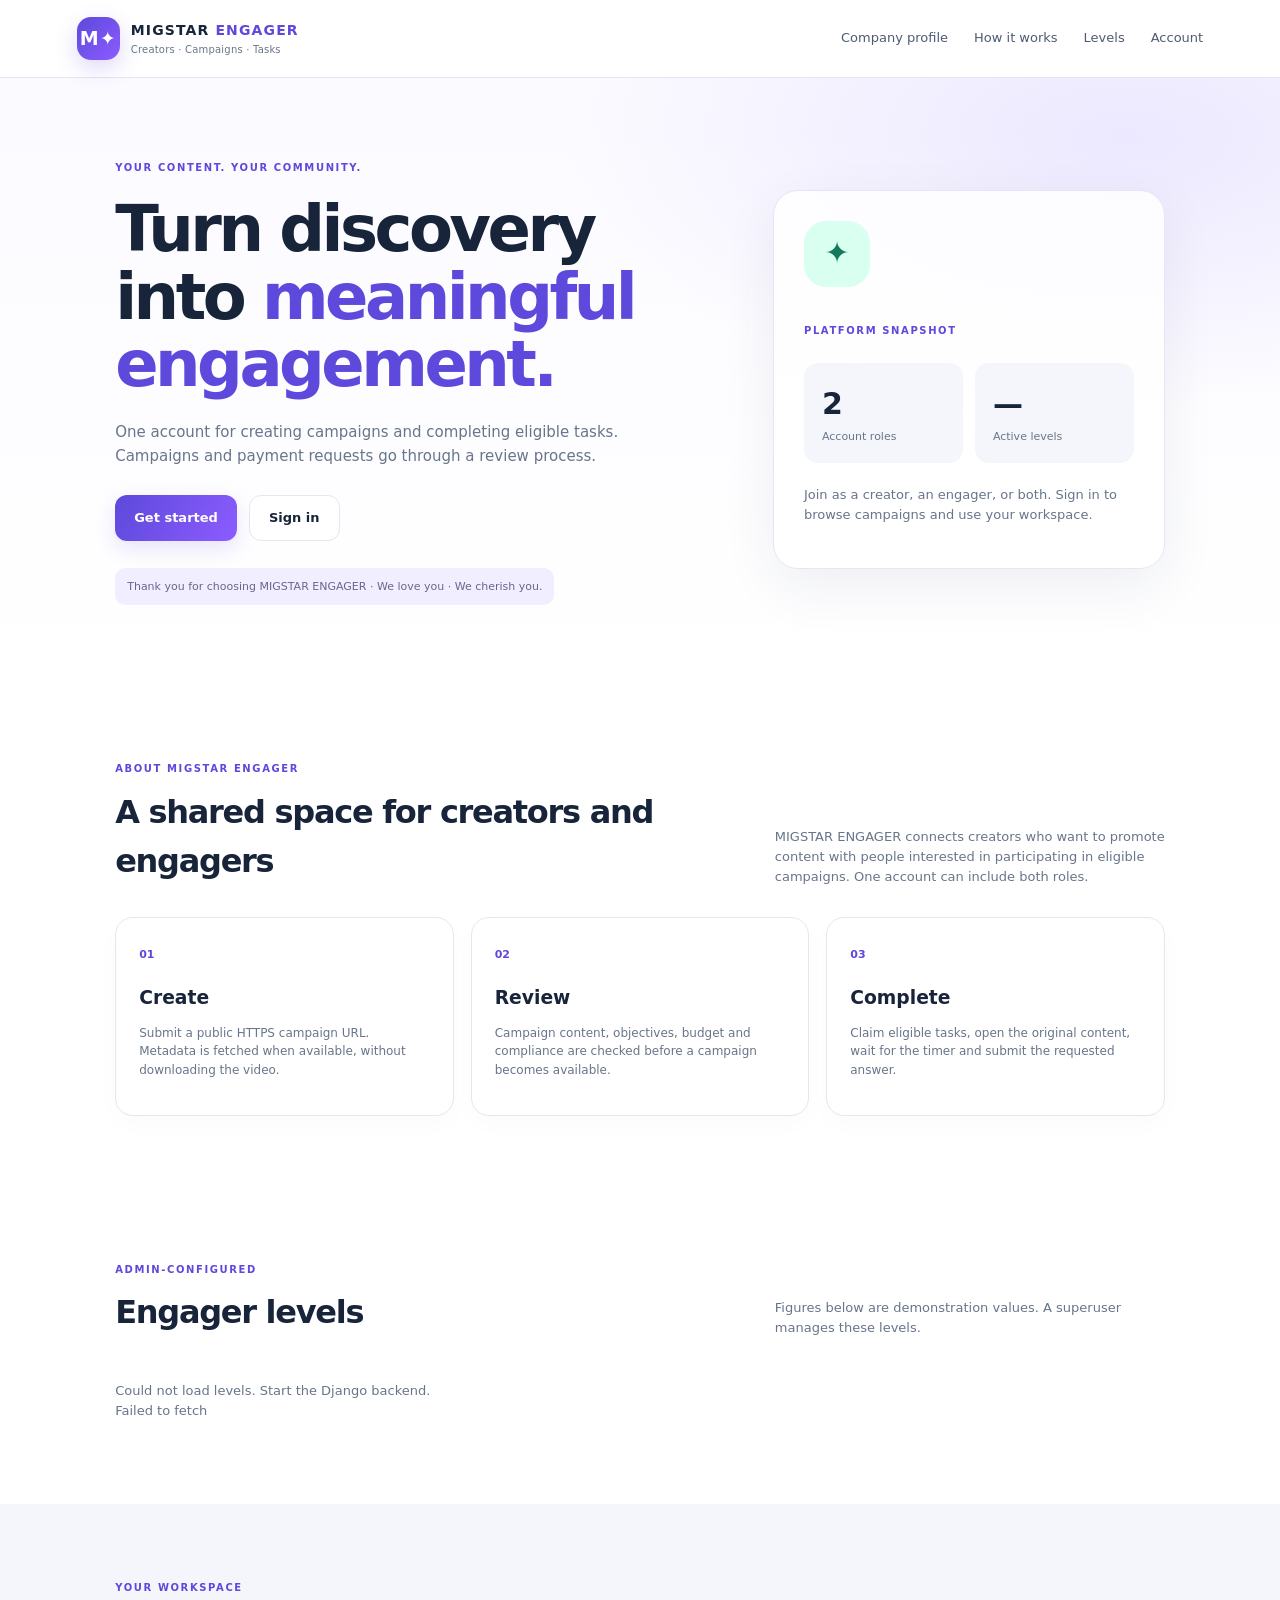
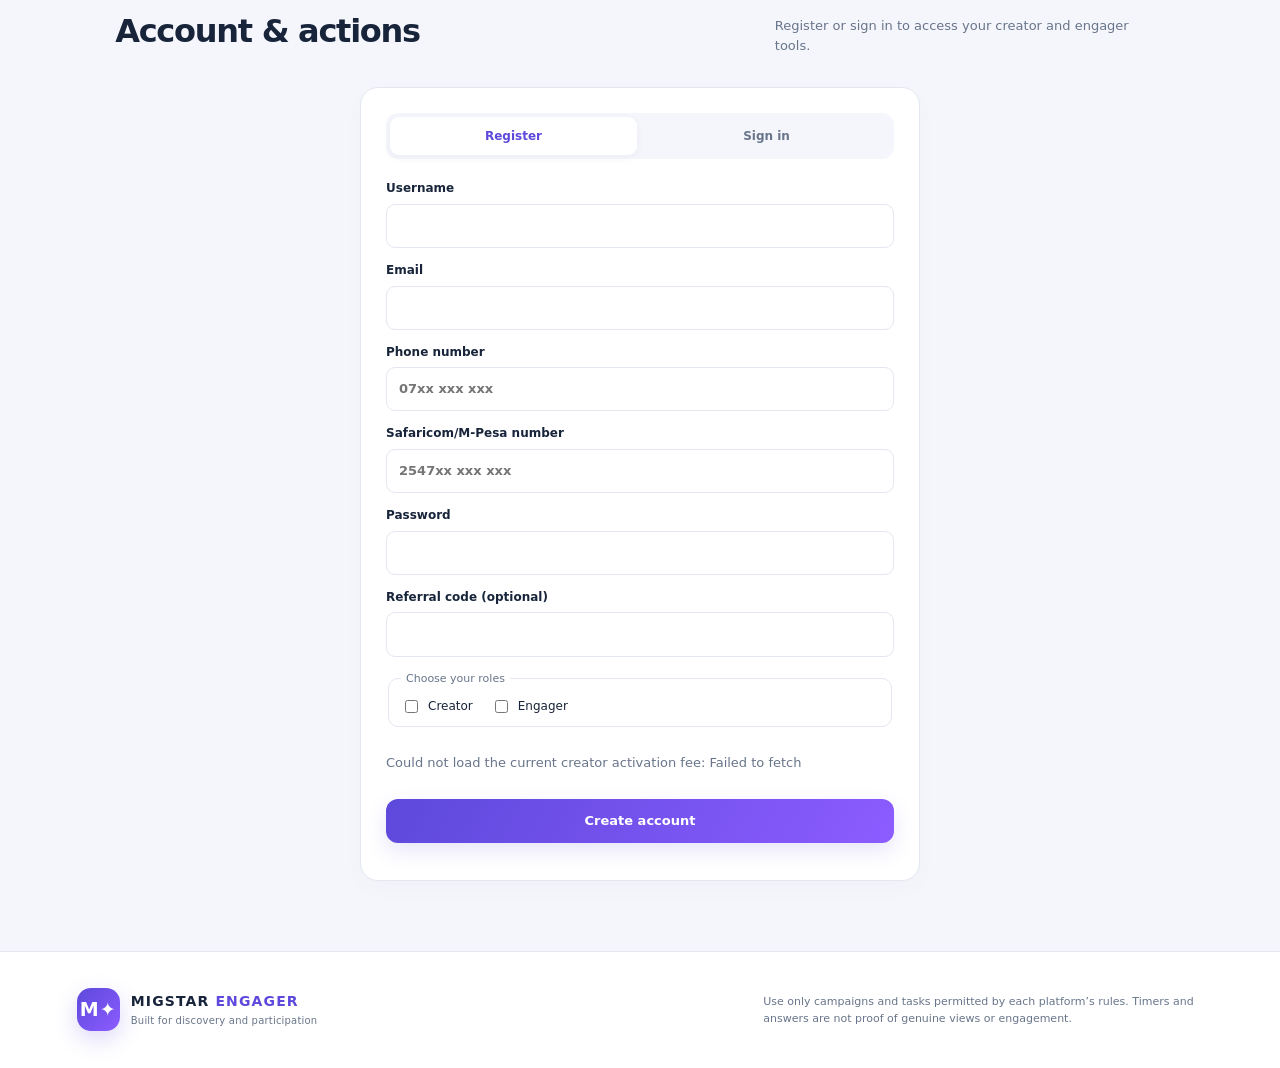
<file: index.html>
<!doctype html>
<html lang="en">
<head>
  <meta charset="utf-8">
  <meta name="viewport" content="width=device-width, initial-scale=1">
  <title>MIGSTAR ENGAGER</title>
  <link rel="icon" href="favicon.svg" type="image/svg+xml">
  <link rel="stylesheet" href="styles.css">
</head>
<body>
<header class="topbar">
  <a class="brand" href="#"><span class="brand-mark">M✦</span><span>MIGSTAR <b>ENGAGER</b><small>Creators · Campaigns · Tasks</small></span></a>
  <nav><a href="company-profile.html">Company profile</a><a href="#overview">How it works</a><a href="#levels">Levels</a><a href="#account">Account</a></nav>
</header>
<main>
  <section class="hero">
    <div class="hero-copy">
      <span class="eyebrow">YOUR CONTENT. YOUR COMMUNITY.</span>
      <h1>Turn discovery into <em>meaningful engagement.</em></h1>
      <p>One account for creating campaigns and completing eligible tasks. Campaigns and payment requests go through a review process.</p>
      <div class="hero-actions"><a class="button" id="getStartedCta" href="#account">Get started</a><a class="button secondary" id="signInCta" href="#account">Sign in</a></div>
      <div class="notice">Thank you for choosing MIGSTAR ENGAGER · We love you · We cherish you.</div>
    </div>
    <div class="hero-card"><div class="orb">✦</div><span class="eyebrow">PLATFORM SNAPSHOT</span><div class="stats"><div><strong>2</strong><span>Account roles</span></div><div><strong id="levelCount">—</strong><span>Active levels</span></div></div><p>Join as a creator, an engager, or both. Sign in to browse campaigns and use your workspace.</p></div>
  </section>
  <section id="overview" class="section">
    <div class="section-head"><div><span class="eyebrow">ABOUT MIGSTAR ENGAGER</span><h2>A shared space for creators and engagers</h2></div><p>MIGSTAR ENGAGER connects creators who want to promote content with people interested in participating in eligible campaigns. One account can include both roles.</p></div>
    <div class="feature-grid">
      <article class="feature"><span>01</span><h3>Create</h3><p>Submit a public HTTPS campaign URL. Metadata is fetched when available, without downloading the video.</p></article>
      <article class="feature"><span>02</span><h3>Review</h3><p>Campaign content, objectives, budget and compliance are checked before a campaign becomes available.</p></article>
      <article class="feature"><span>03</span><h3>Complete</h3><p>Claim eligible tasks, open the original content, wait for the timer and submit the requested answer.</p></article>
    </div>
  </section>
  <section id="levels" class="section">
    <div class="section-head"><div><span class="eyebrow">ADMIN-CONFIGURED</span><h2>Engager levels</h2></div><p>Figures below are demonstration values. A superuser manages these levels.</p></div>
    <div id="levelList" class="level-grid"><p class="muted">Loading levels…</p></div>
  </section>
  <section id="account" class="section tinted">
    <div class="section-head"><div><span class="eyebrow">YOUR WORKSPACE</span><h2>Account & actions</h2></div><p>Register or sign in to access your creator and engager tools.</p></div>
    <div class="account-grid auth-grid">
      <article class="panel">
        <div class="tabs"><button class="tab active" data-tab="register">Register</button><button class="tab" data-tab="login">Sign in</button></div>
        <form id="registerForm" class="form">
          <label>Username<input name="username" required minlength="3"></label>
          <label>Email<input name="email" type="email"></label>
          <label>Phone number<input name="phone" placeholder="07xx xxx xxx" required></label>
          <label>Safaricom/M-Pesa number<input name="mpesa_number" placeholder="2547xx xxx xxx" required></label>
          <label>Password<input name="password" type="password" required minlength="8"></label>
          <label>Referral code (optional)<input name="referral_code_input"></label>
          <fieldset><legend>Choose your roles</legend><label class="check"><input type="checkbox" name="roles" value="CREATOR"> Creator</label><label class="check"><input type="checkbox" name="roles" value="ENGAGER"> Engager</label></fieldset>
          <p id="activationFeeNote" class="muted">Creator activation fee: loading admin-configured fee and free campaign trials…</p>
          <button class="button" type="submit">Create account</button>
        </form>
        <form id="loginForm" class="form" hidden>
          <label>Username<input name="username" required></label><label>Password<input name="password" type="password" required></label>
          <button class="button" type="submit">Sign in</button>
          <p class="muted register-first-note">Not registered yet? Create an account before signing in.</p>
          <button class="outline" id="registerFirstBtn" type="button">Register first</button>
        </form>
        <p id="authMessage" class="message" role="status"></p>
      </article>
    </div>
  </section>
</main>
<footer><div class="brand"><span class="brand-mark">M✦</span><span>MIGSTAR <b>ENGAGER</b><small>Built for discovery and participation</small></span></div><p>Use only campaigns and tasks permitted by each platform’s rules. Timers and answers are not proof of genuine views or engagement.</p></footer>
<script src="app.js"></script>
</body>
</html>
</file>
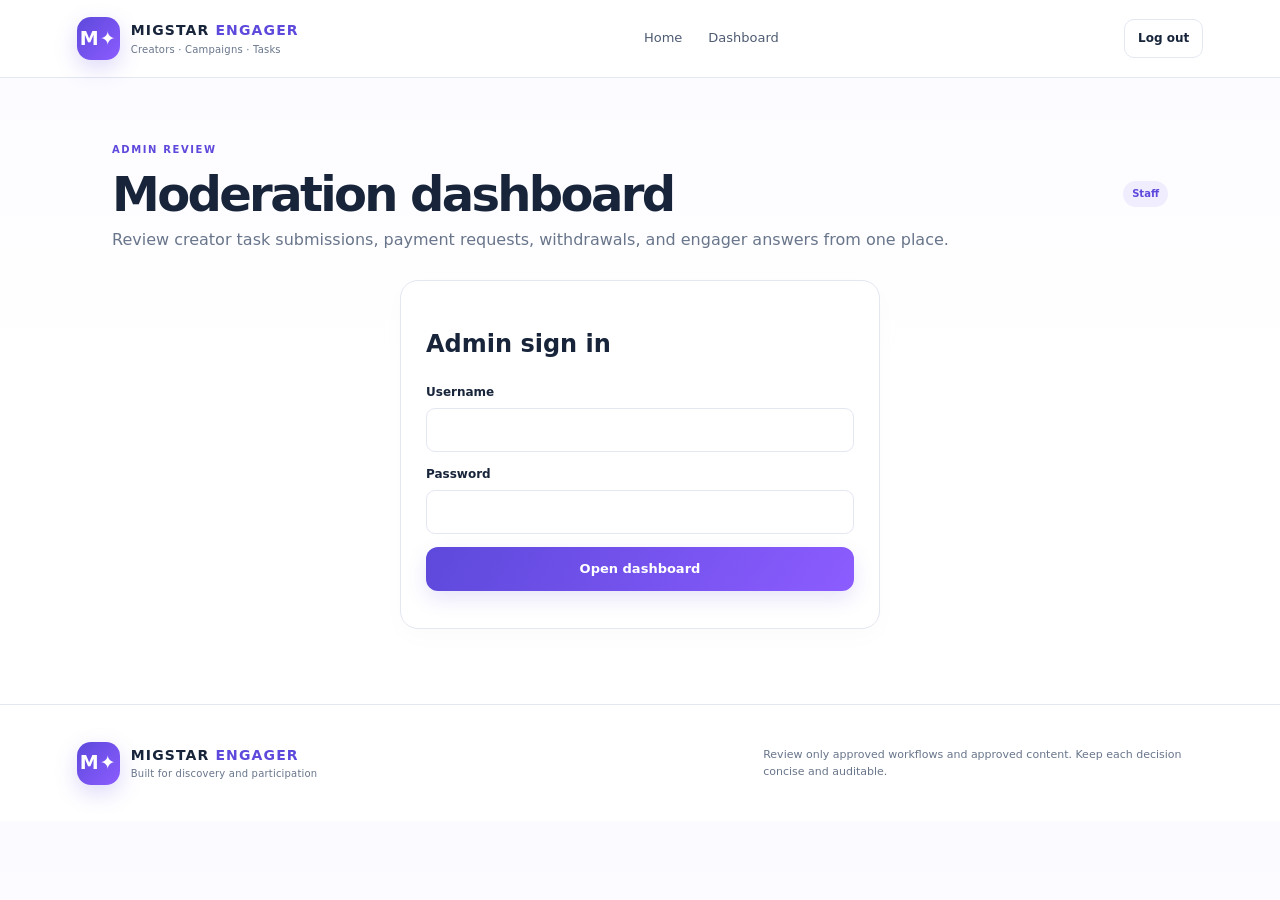
<file: admin-dashboard.html>
<!doctype html>
<html lang="en">
<head>
  <meta charset="utf-8">
  <meta name="viewport" content="width=device-width, initial-scale=1">
  <title>Admin review · MIGSTAR ENGAGER</title>
  <link rel="icon" href="favicon.svg" type="image/svg+xml">
  <link rel="stylesheet" href="styles.css">
</head>
<body class="dashboard-page admin-review-page">
<header class="topbar">
  <a class="brand" href="index.html"><span class="brand-mark">M✦</span><span>MIGSTAR <b>ENGAGER</b><small>Creators · Campaigns · Tasks</small></span></a>
  <nav>
    <a href="index.html">Home</a>
    <a href="dashboard.html">Dashboard</a>
  </nav>
  <button class="outline" id="logoutBtn">Log out</button>
</header>
<main class="dashboard-main">
  <section class="dashboard-welcome">
    <div>
      <span class="eyebrow">ADMIN REVIEW</span>
      <h1>Moderation dashboard</h1>
      <p>Review creator task submissions, payment requests, withdrawals, and engager answers from one place.</p>
    </div>
    <span class="badge">Staff</span>
  </section>

  <section id="adminAuth" class="panel">
    <h2>Admin sign in</h2>
    <form id="adminLoginForm" class="form">
      <label>Username<input name="username" required></label>
      <label>Password<input name="password" type="password" required></label>
      <button class="button" type="submit">Open dashboard</button>
    </form>
    <p id="adminMessage" class="message" role="status"></p>
  </section>

  <section id="adminDashboard" hidden>
    <p id="adminStatus" class="message admin-status" role="status" aria-live="polite"></p>
    <div class="dashboard-summary">
      <article class="panel summary-card">
        <span class="eyebrow">CAMPAIGNS</span>
        <strong id="campaignCount">0</strong>
        <p>Pending review</p>
      </article>
      <article class="panel summary-card">
        <span class="eyebrow">PAYMENTS</span>
        <strong id="paymentCount">0</strong>
        <p>Pending review</p>
      </article>
      <article class="panel summary-card">
        <span class="eyebrow">WITHDRAWALS</span>
        <strong id="withdrawalCount">0</strong>
        <p>Waiting on review</p>
      </article>
      <article class="panel summary-card">
        <span class="eyebrow">TASK ANSWERS</span>
        <strong id="taskCount">0</strong>
        <p>Submitted for review</p>
      </article>
    </div>

    <div class="dashboard-content">
      <article class="panel">
        <div class="section-head">
          <div><span class="eyebrow">CAMPAIGNS</span><h2>Review queue</h2></div>
          <button class="outline" id="refreshCampaigns" data-refresh-queue="campaigns" type="button">Refresh</button>
        </div>
        <div id="campaignReviewList"></div>
      </article>

      <article class="panel">
        <div class="section-head">
          <div><span class="eyebrow">PAYMENTS</span><h2>Requests</h2></div>
          <button class="outline" id="refreshPayments" data-refresh-queue="payments" type="button">Refresh</button>
        </div>
        <div id="paymentReviewList"></div>
      </article>
    </div>

    <section class="panel">
      <div class="section-head">
        <div><span class="eyebrow">CAMPAIGN INVENTORY</span><h2>Approved campaigns</h2><p>Review active campaigns and remove any campaign with a notice to its creator.</p></div>
        <button class="outline" id="refreshManagedCampaigns" type="button">Refresh</button>
      </div>
      <div id="managedCampaignList"></div>
    </section>

    <section class="panel admin-configuration" aria-label="Admin configuration">
      <div class="section-head">
        <div><span class="eyebrow">CAMPAIGN PRICING</span><h2>Budget packages</h2></div>
      </div>
      <form id="budgetForm" class="form admin-config-form">
        <label>Platform<select name="platform" required><option value="YOUTUBE">YouTube</option><option value="FACEBOOK">Facebook</option><option value="INSTAGRAM">Instagram</option><option value="TIKTOK">TikTok</option></select></label>
        <label>Objective<select name="objective" required><option value="FOLLOWERS">Followers</option><option value="VIEWERS">Views</option><option value="LIKES">Likes</option><option value="COMMENTS">Comments</option><option value="SUBSCRIBERS">Subscribers</option><option value="WEBSITE_VISITS">Website visits</option><option value="SURVEY">Survey/feedback</option><option value="QUIZ">Educational quiz</option><option value="REFERRALS">Legitimate referrals</option></select></label>
        <label>Quantity<input name="quantity" type="number" min="1" value="50" required></label>
        <label>Price (KSh)<input name="amount" type="number" min="0.01" step="0.01" required></label>
        <label>Subscription validity (days)<input name="validity_days" type="number" min="1" value="30" required></label>
        <button class="button" type="submit">Create package</button>
      </form>
      <p id="budgetMessage" class="message" role="status"></p>
      <div id="budgetList" class="admin-config-list"></div>
    </section>

    <section class="panel admin-configuration">
      <div class="section-head">
        <div><span class="eyebrow">ENGAGER QUESTIONS</span><h2>Platform question pool</h2></div>
      </div>
      <form id="questionForm" class="form admin-config-form">
        <label>Platform<select name="platform" required><option value="YOUTUBE">YouTube</option><option value="FACEBOOK">Facebook</option><option value="INSTAGRAM">Instagram</option><option value="TIKTOK">TikTok</option></select></label>
        <label>Question<input name="question" maxlength="500" required placeholder="What key point was made in the video?"></label>
        <button class="button" type="submit">Add question</button>
      </form>
      <p id="questionMessage" class="message" role="status"></p>
      <div id="questionList" class="admin-config-list"></div>
    </section>

    <section id="superuserConfiguration" class="panel admin-configuration" hidden>
      <div class="section-head">
        <div><span class="eyebrow">SUPERUSER ONLY</span><h2>Platform fees, withdrawal & engager levels</h2></div>
      </div>
      <form id="settingsForm" class="form admin-config-form">
        <label>Creator activation fee (KSh)<input name="creator_activation_fee" type="number" min="0" step="0.01" required></label>
        <label>Free campaign trials per creator<input name="free_campaign_slots" type="number" min="0" step="1" required></label>
        <label>Minimum withdrawal request (KSh)<input name="withdrawal_threshold" type="number" min="0.01" step="0.01" required></label>
        <label>Default payment instructions<textarea name="payment_instructions" rows="3"></textarea></label>
        <button class="button" type="submit">Save platform settings</button>
      </form>
      <p id="settingsMessage" class="message" role="status"></p>
      <h3>Engager levels</h3>
      <form id="levelForm" class="form admin-config-form">
        <label>Name<input name="name" maxlength="40" required></label>
        <label>Fee (KSh)<input name="fee" type="number" min="0.01" step="0.01" required></label>
        <label>Daily sample earning<input name="sample_daily_earning" type="number" min="0" step="0.01" value="0"></label>
        <label>30-day sample earning<input name="sample_30_day_earning" type="number" min="0" step="0.01" value="0"></label>
        <label>60-day sample earning<input name="sample_60_day_earning" type="number" min="0" step="0.01" value="0"></label>
        <label>Description<textarea name="description" rows="2"></textarea></label>
        <button class="button" type="submit">Create level</button>
      </form>
      <p id="levelMessage" class="message" role="status"></p>
      <div id="adminLevelList" class="admin-config-list"></div>
    </section>

    <div class="dashboard-content">
      <article class="panel">
        <div class="section-head">
          <div><span class="eyebrow">WITHDRAWALS</span><h2>Payout review</h2></div>
          <button class="outline" id="refreshWithdrawals" data-refresh-queue="withdrawals" type="button">Refresh</button>
        </div>
        <div id="withdrawalReviewList"></div>
      </article>

      <article class="panel">
        <div class="section-head">
          <div><span class="eyebrow">TASK ANSWERS</span><h2>Evaluation queue</h2></div>
          <button class="outline" id="refreshTasks" data-refresh-queue="task-answers" type="button">Refresh</button>
        </div>
        <div id="taskReviewList"></div>
      </article>
    </div>
  </section>
</main>
<footer><div class="brand"><span class="brand-mark">M✦</span><span>MIGSTAR <b>ENGAGER</b><small>Built for discovery and participation</small></span></div><p>Review only approved workflows and approved content. Keep each decision concise and auditable.</p></footer>
<script src="admin-dashboard.js"></script>
</body>
</html>
</file>
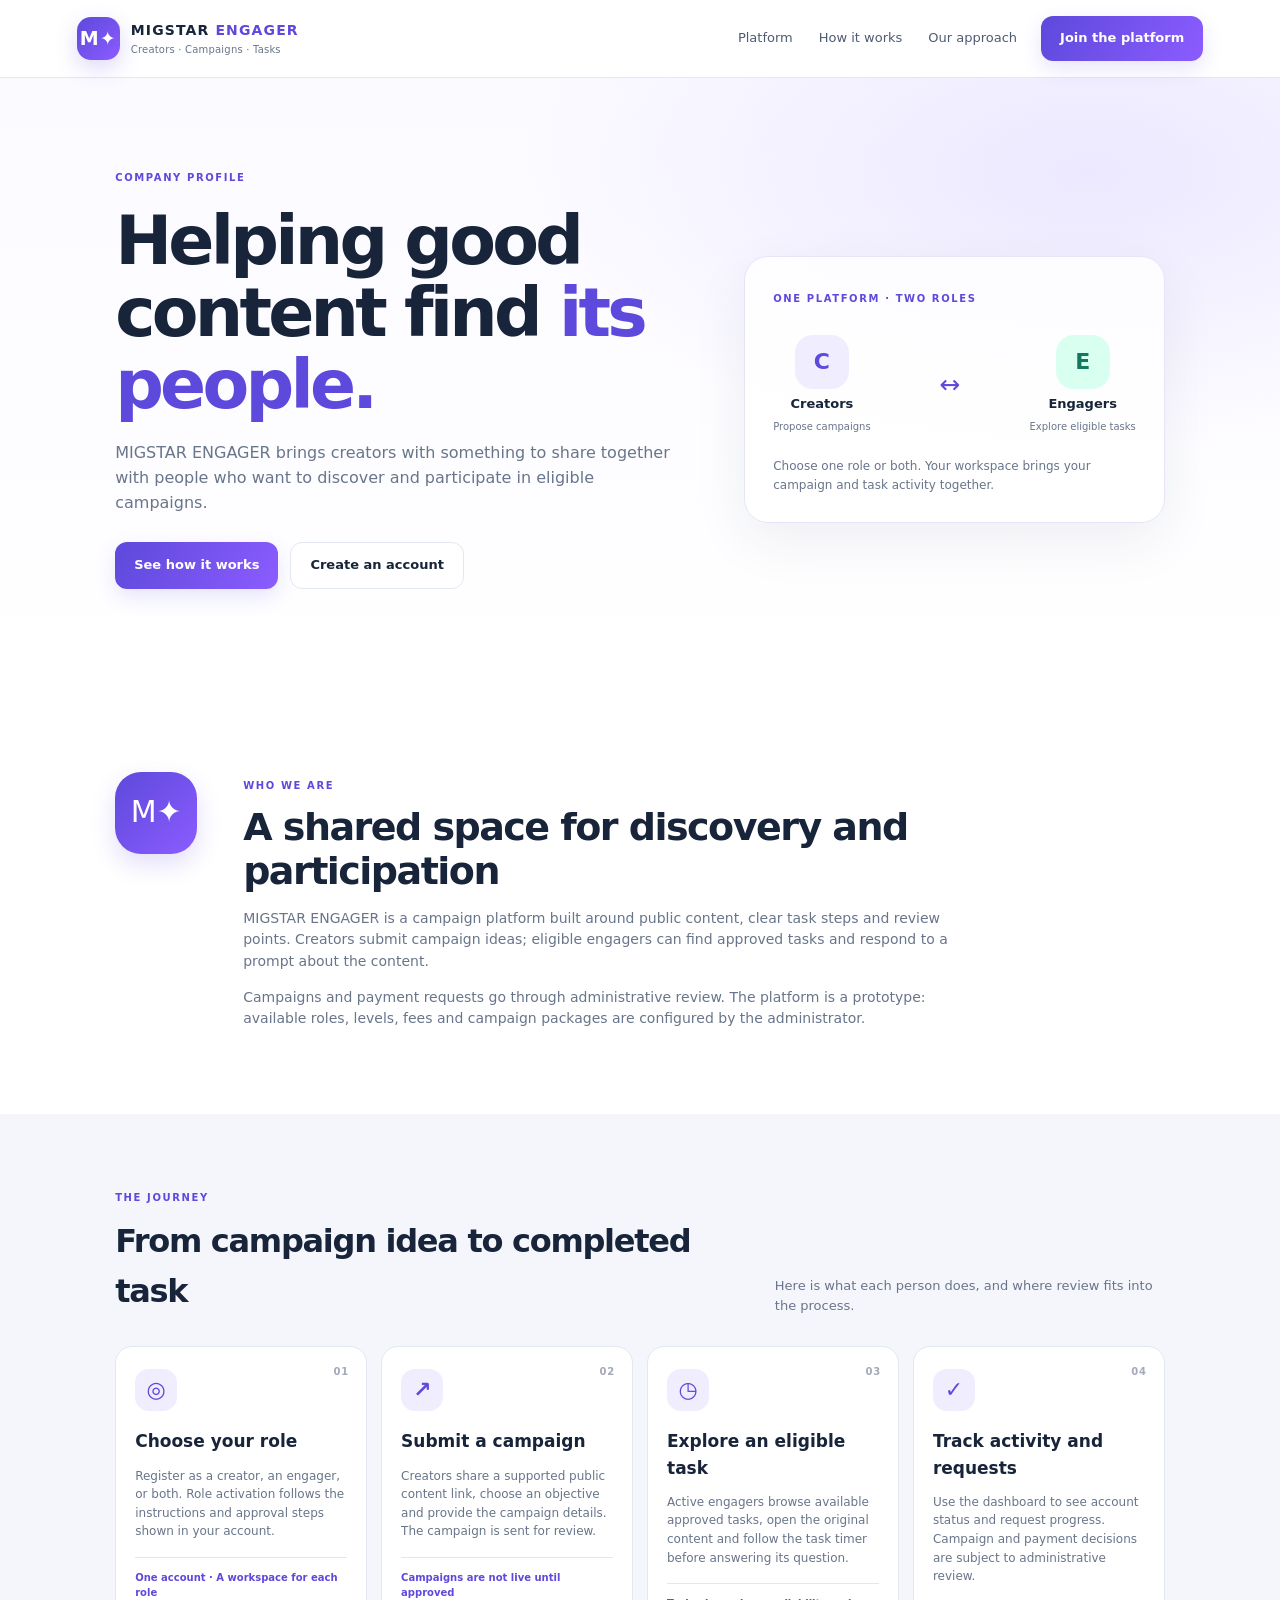
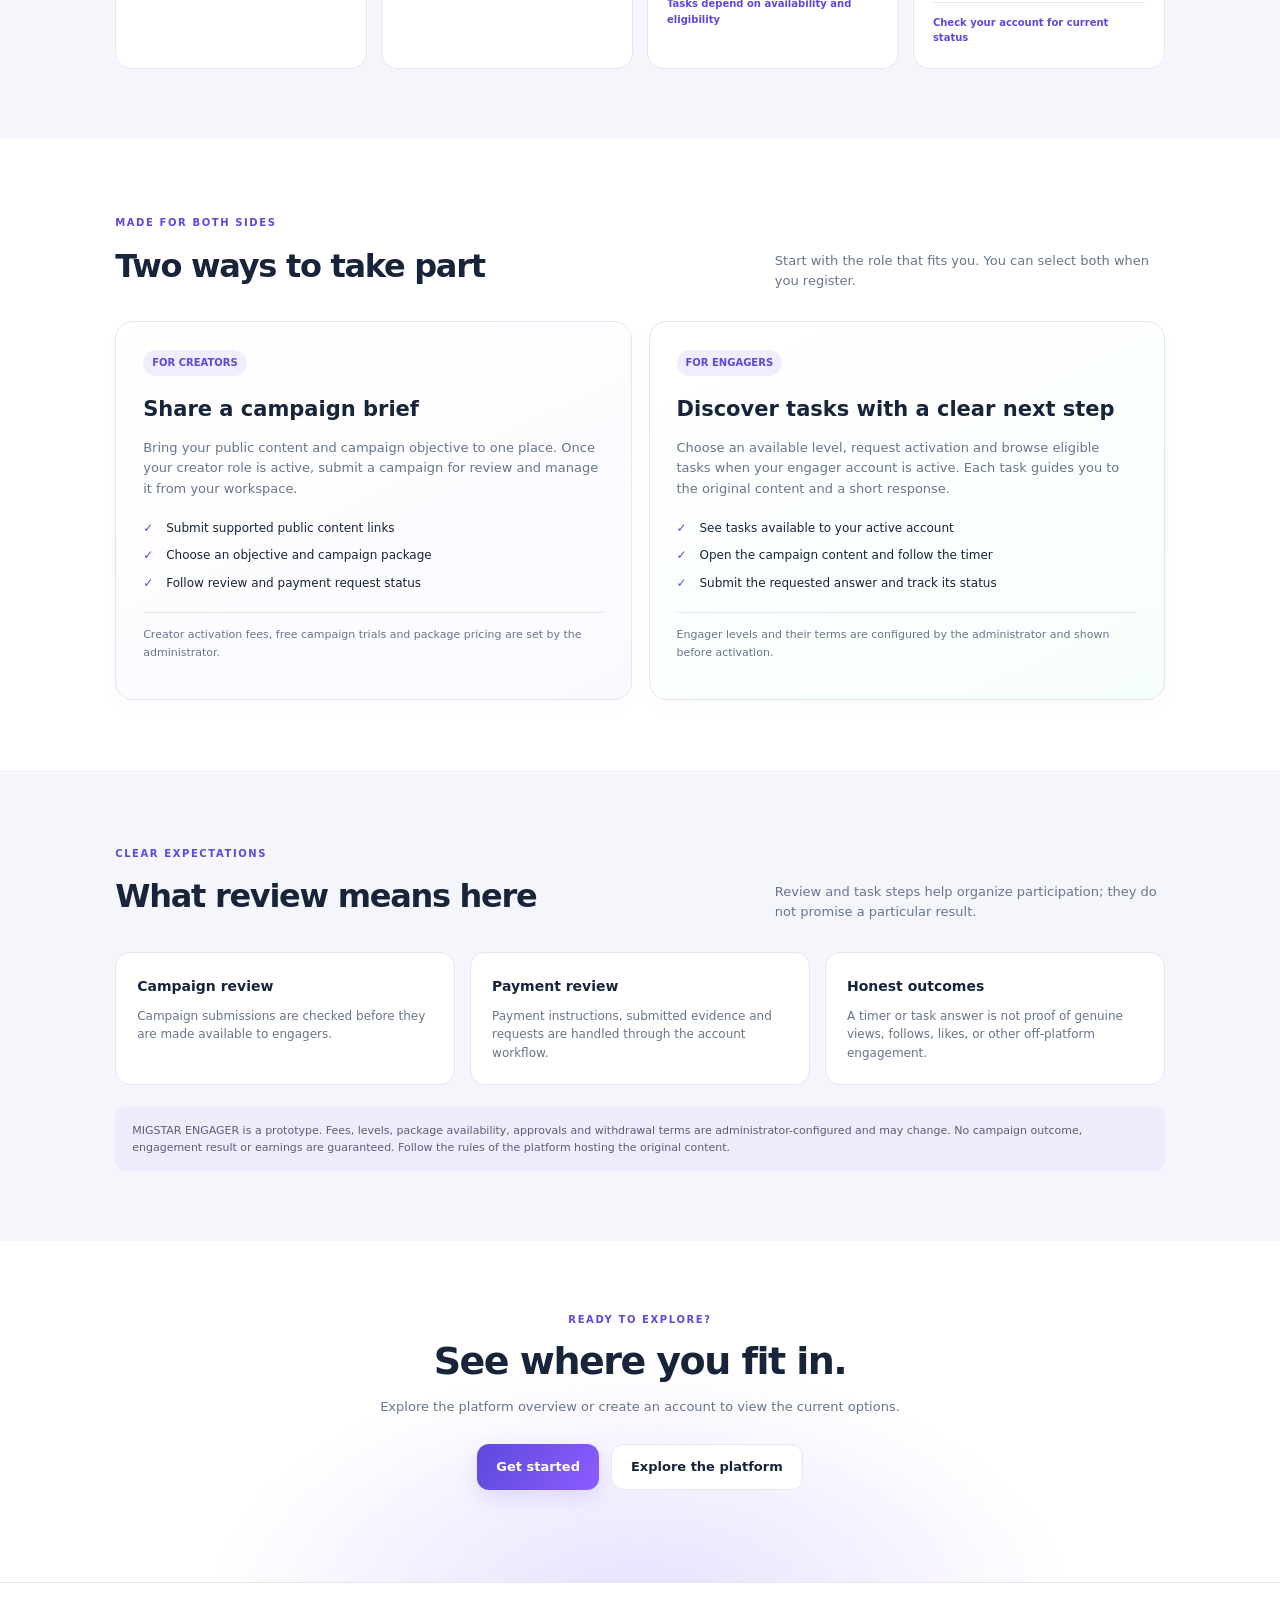
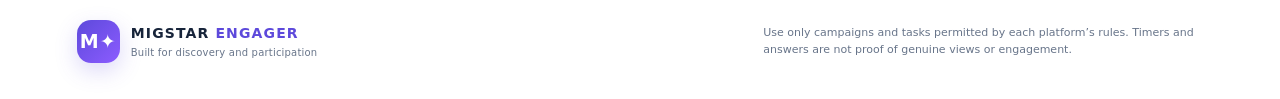
<file: company-profile.html>
<!doctype html>
<html lang="en">
<head>
  <meta charset="utf-8">
  <meta name="viewport" content="width=device-width, initial-scale=1">
  <meta name="description" content="Meet MIGSTAR ENGAGER and see how creators and engagers take part in reviewed, task-based campaigns.">
  <title>Company profile · MIGSTAR ENGAGER</title>
  <link rel="icon" href="favicon.svg" type="image/svg+xml">
  <link rel="stylesheet" href="styles.css">
</head>
<body class="company-profile-page">
<header class="topbar">
  <a class="brand" href="index.html"><span class="brand-mark">M✦</span><span>MIGSTAR <b>ENGAGER</b><small>Creators · Campaigns · Tasks</small></span></a>
  <nav><a href="index.html#overview">Platform</a><a href="#how-it-works">How it works</a><a href="#principles">Our approach</a></nav>
  <a class="button profile-header-cta" href="index.html#account">Join the platform</a>
</header>
<main>
  <section class="profile-hero">
    <div class="profile-hero-copy">
      <span class="eyebrow">COMPANY PROFILE</span>
      <h1>Helping good content find <em>its people.</em></h1>
      <p>MIGSTAR ENGAGER brings creators with something to share together with people who want to discover and participate in eligible campaigns.</p>
      <div class="hero-actions">
        <a class="button" href="#how-it-works">See how it works</a>
        <a class="button secondary" href="index.html#account">Create an account</a>
      </div>
    </div>
    <aside class="profile-hero-card" aria-label="How the platform connects people">
      <span class="eyebrow">ONE PLATFORM · TWO ROLES</span>
      <div class="profile-connection">
        <div><span class="profile-icon">C</span><strong>Creators</strong><small>Propose campaigns</small></div>
        <span class="connection-line" aria-hidden="true">↔</span>
        <div><span class="profile-icon engager-icon">E</span><strong>Engagers</strong><small>Explore eligible tasks</small></div>
      </div>
      <p>Choose one role or both. Your workspace brings your campaign and task activity together.</p>
    </aside>
  </section>

  <section class="profile-intro section">
    <div class="profile-intro-mark" aria-hidden="true">M✦</div>
    <div>
      <span class="eyebrow">WHO WE ARE</span>
      <h2>A shared space for discovery and participation</h2>
      <p>MIGSTAR ENGAGER is a campaign platform built around public content, clear task steps and review points. Creators submit campaign ideas; eligible engagers can find approved tasks and respond to a prompt about the content.</p>
      <p>Campaigns and payment requests go through administrative review. The platform is a prototype: available roles, levels, fees and campaign packages are configured by the administrator.</p>
    </div>
  </section>

  <section id="how-it-works" class="section profile-process-section">
    <div class="section-head">
      <div><span class="eyebrow">THE JOURNEY</span><h2>From campaign idea to completed task</h2></div>
      <p>Here is what each person does, and where review fits into the process.</p>
    </div>
    <div class="profile-process">
      <article class="profile-step">
        <span class="step-number">01</span>
        <span class="step-icon" aria-hidden="true">◎</span>
        <h3>Choose your role</h3>
        <p>Register as a creator, an engager, or both. Role activation follows the instructions and approval steps shown in your account.</p>
        <span class="step-note">One account · A workspace for each role</span>
      </article>
      <article class="profile-step">
        <span class="step-number">02</span>
        <span class="step-icon" aria-hidden="true">↗</span>
        <h3>Submit a campaign</h3>
        <p>Creators share a supported public content link, choose an objective and provide the campaign details. The campaign is sent for review.</p>
        <span class="step-note">Campaigns are not live until approved</span>
      </article>
      <article class="profile-step">
        <span class="step-number">03</span>
        <span class="step-icon" aria-hidden="true">◷</span>
        <h3>Explore an eligible task</h3>
        <p>Active engagers browse available approved tasks, open the original content and follow the task timer before answering its question.</p>
        <span class="step-note">Tasks depend on availability and eligibility</span>
      </article>
      <article class="profile-step">
        <span class="step-number">04</span>
        <span class="step-icon" aria-hidden="true">✓</span>
        <h3>Track activity and requests</h3>
        <p>Use the dashboard to see account status and request progress. Campaign and payment decisions are subject to administrative review.</p>
        <span class="step-note">Check your account for current status</span>
      </article>
    </div>
  </section>

  <section class="section profile-roles-section">
    <div class="section-head">
      <div><span class="eyebrow">MADE FOR BOTH SIDES</span><h2>Two ways to take part</h2></div>
      <p>Start with the role that fits you. You can select both when you register.</p>
    </div>
    <div class="profile-role-grid">
      <article class="profile-role-card creator-role">
        <span class="pill">FOR CREATORS</span>
        <h3>Share a campaign brief</h3>
        <p>Bring your public content and campaign objective to one place. Once your creator role is active, submit a campaign for review and manage it from your workspace.</p>
        <ul><li>Submit supported public content links</li><li>Choose an objective and campaign package</li><li>Follow review and payment request status</li></ul>
        <p class="role-footnote">Creator activation fees, free campaign trials and package pricing are set by the administrator.</p>
      </article>
      <article class="profile-role-card engager-role">
        <span class="pill">FOR ENGAGERS</span>
        <h3>Discover tasks with a clear next step</h3>
        <p>Choose an available level, request activation and browse eligible tasks when your engager account is active. Each task guides you to the original content and a short response.</p>
        <ul><li>See tasks available to your active account</li><li>Open the campaign content and follow the timer</li><li>Submit the requested answer and track its status</li></ul>
        <p class="role-footnote">Engager levels and their terms are configured by the administrator and shown before activation.</p>
      </article>
    </div>
  </section>

  <section id="principles" class="section profile-trust-section">
    <div class="section-head">
      <div><span class="eyebrow">CLEAR EXPECTATIONS</span><h2>What review means here</h2></div>
      <p>Review and task steps help organize participation; they do not promise a particular result.</p>
    </div>
    <div class="profile-principles">
      <article><strong>Campaign review</strong><p>Campaign submissions are checked before they are made available to engagers.</p></article>
      <article><strong>Payment review</strong><p>Payment instructions, submitted evidence and requests are handled through the account workflow.</p></article>
      <article><strong>Honest outcomes</strong><p>A timer or task answer is not proof of genuine views, follows, likes, or other off-platform engagement.</p></article>
    </div>
    <p class="profile-disclaimer">MIGSTAR ENGAGER is a prototype. Fees, levels, package availability, approvals and withdrawal terms are administrator-configured and may change. No campaign outcome, engagement result or earnings are guaranteed. Follow the rules of the platform hosting the original content.</p>
  </section>

  <section class="profile-cta">
    <span class="eyebrow">READY TO EXPLORE?</span>
    <h2>See where you fit in.</h2>
    <p>Explore the platform overview or create an account to view the current options.</p>
    <div class="hero-actions"><a class="button" href="index.html#account">Get started</a><a class="button secondary" href="index.html#overview">Explore the platform</a></div>
  </section>
</main>
<footer>
  <a class="brand" href="index.html"><span class="brand-mark">M✦</span><span>MIGSTAR <b>ENGAGER</b><small>Built for discovery and participation</small></span></a>
  <p>Use only campaigns and tasks permitted by each platform’s rules. Timers and answers are not proof of genuine views or engagement.</p>
</footer>
</body>
</html>
</file>
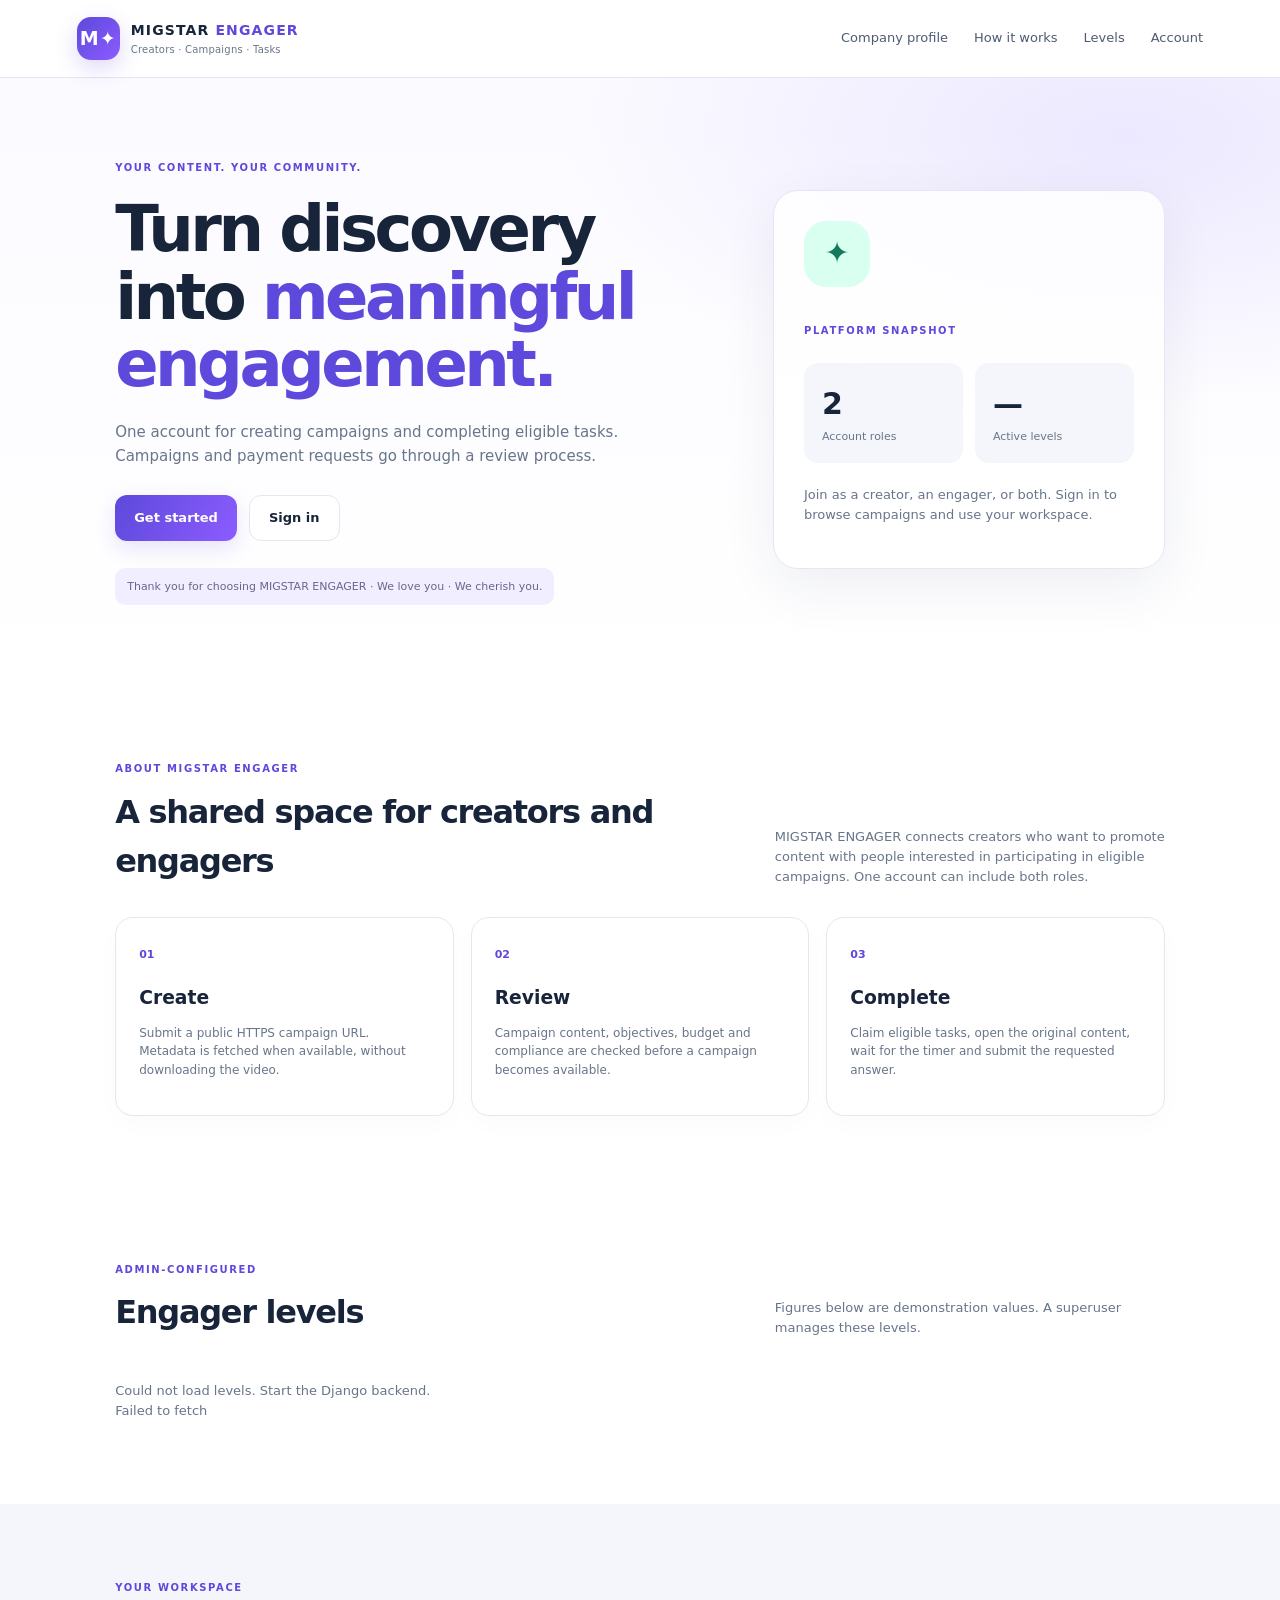
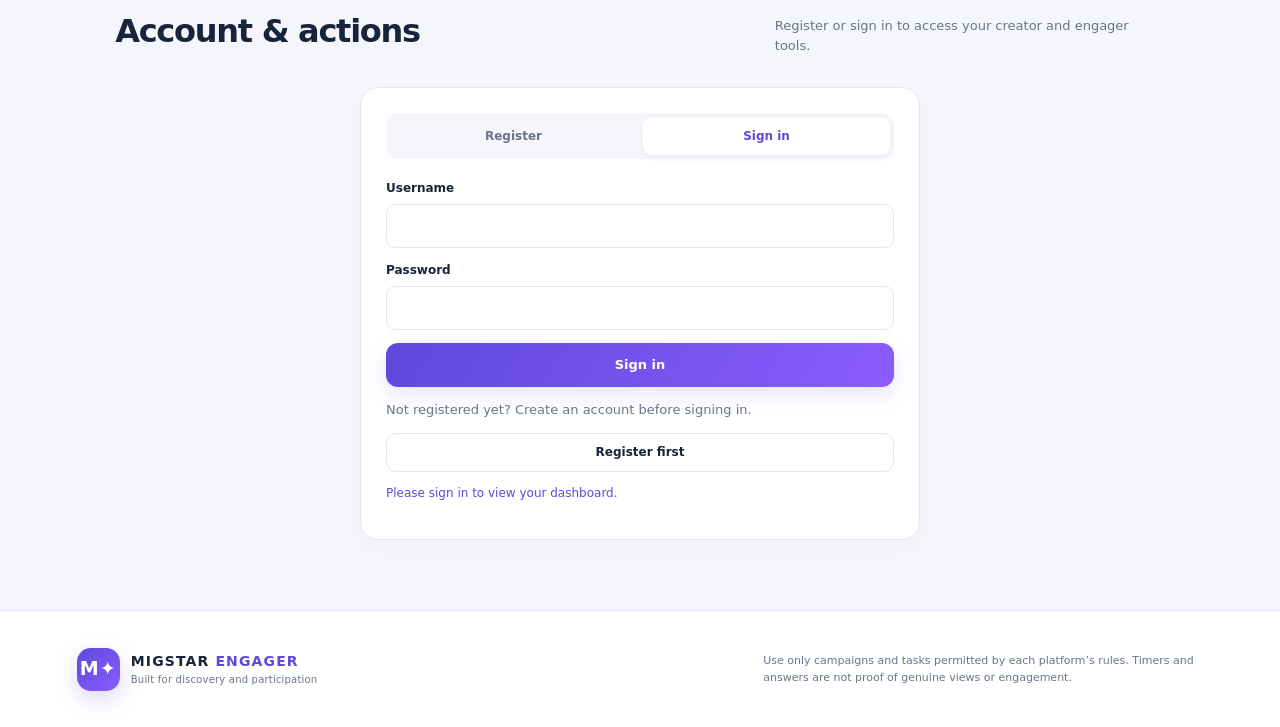
<file: dashboard.html>
<!doctype html>
<html lang="en">
<head>
  <meta charset="utf-8">
  <meta name="viewport" content="width=device-width, initial-scale=1">
  <title>My dashboard · MIGSTAR ENGAGER</title>
  <link rel="icon" href="favicon.svg" type="image/svg+xml">
  <link rel="stylesheet" href="styles.css">
</head>
<body class="dashboard-page">
<header class="topbar">
  <a class="brand" href="index.html"><span class="brand-mark">M✦</span><span>MIGSTAR <b>ENGAGER</b><small>Creators · Campaigns · Tasks</small></span></a>
  <nav><a href="#campaigns" data-feature="campaigns">Campaigns</a><a href="#campaign-pricing" data-role="CREATOR">Campaign prices</a></nav>
  <button class="outline" id="logoutBtn">Log out</button>
</header>
<main class="dashboard-main">
  <section class="dashboard-welcome">
    <div><span class="eyebrow">YOUR WORKSPACE</span><h1 id="userGreeting">Loading your dashboard…</h1><p id="roleSwitchHint">Manage your creator and engager activities from one place.</p></div>
    <div class="dashboard-role-controls"><button class="outline" id="switchRoleBtn" type="button" hidden>Switch to …</button><span class="badge">Prototype</span></div>
  </section>
  <section class="dashboard-summary" aria-label="Account summary">
    <article class="panel balance"><span>Ledger balance</span><strong id="balance">KSh —</strong><small>Your wallet balance.</small></article>
    <article class="panel summary-card"><span class="eyebrow">CREATOR</span><strong id="creatorStatus">Loading</strong><p id="creatorSummary">Checking account status…</p></article>
    <article class="panel summary-card"><span class="eyebrow">ENGAGER</span><strong id="engagerStatus">Loading</strong><p id="engagerSummary">Checking account status…</p></article>
  </section>
  <section id="campaigns" class="section dashboard-campaigns" data-feature="campaigns">
    <div class="section-head"><div><span class="eyebrow">DISCOVER</span><h2>Campaigns</h2><p data-role="CREATOR">Pay the one-time creator activation fee, then use your free campaign trials. After your trials, payment must be verified before a campaign can be approved.</p></div><button class="outline" id="refreshCampaigns">Refresh</button></div>
    <div id="campaignList" class="campaign-grid"><p class="muted">Loading campaigns…</p></div>
  </section>
  <section id="campaign-pricing" class="section dashboard-campaigns" data-role="CREATOR" hidden>
    <div class="section-head"><div><span class="eyebrow">ADMIN-CONFIGURED</span><h2>Campaign packages</h2></div><p>Your available free trial applies to these packages first. After your trials, paid package prices and durations are set by the admin.</p></div>
    <div id="campaignBudgetList" class="level-grid"><p class="muted">Loading campaign packages…</p></div>
  </section>
  <section class="dashboard-content">
    <article class="panel dashboard-actions">
      <div class="section-head"><div><span class="eyebrow">NEXT STEPS</span><h2>Your actions</h2></div></div>
      <div class="action-list">
        <button class="action" id="paymentRequestsBtn">View payment requests <span>→</span></button>
        <button class="action" id="creatorPaymentBtn" hidden>Request creator activation <span>→</span></button>
        <button class="action" id="levelPaymentBtn" hidden>Request engager level activation <span>→</span></button>
        <button class="action" id="campaignFormBtn" hidden>Create an engager task <span>→</span></button>
        <button class="action" id="tasksBtn" hidden>View available tasks <span>→</span></button>
        <button class="action" id="withdrawBtn" hidden>Request withdrawal <span>→</span></button>
      </div>
      <div id="actionArea" aria-live="polite"></div>
      <p id="dashboardMessage" class="message" role="status"></p>
    </article>
    <aside class="panel dashboard-side profile-card">
      <span class="eyebrow">ACCOUNT DETAILS</span>
      <h2>Profile</h2>
      <dl class="profile-details">
        <div><dt>Username</dt><dd id="profileUsername">—</dd></div>
        <div><dt>Roles</dt><dd id="profileRoles">—</dd></div>
        <div><dt>Referral code</dt><dd id="profileReferral">—</dd></div>
      </dl>
      <div class="notice">Wallet balance · Payments are processed here.</div>
    </aside>
  </section>
</main>
<footer><div class="brand"><span class="brand-mark">M✦</span><span>MIGSTAR <b>ENGAGER</b><small>Built for discovery and participation</small></span></div><p>Use only campaigns and tasks permitted by each platform’s rules.</p></footer>
<script src="dashboard.js"></script>
</body>
</html>
</file>
<file: styles.css>
:root{--ink:#17243a;--muted:#68758a;--brand:#5d49db;--brand2:#8c5cff;--line:#e3e7f0;--paper:#fff;--wash:#f5f6fc;--mint:#d9fff1;--shadow:0 18px 55px #18284a12}
*{box-sizing:border-box}html{scroll-behavior:smooth}body{margin:0;font-family:Inter,ui-sans-serif,system-ui,-apple-system,"Segoe UI",sans-serif;color:var(--ink);background:#fff;line-height:1.55}a{color:inherit;text-decoration:none}.topbar{height:auto;min-height:78px;padding:16px clamp(20px,6vw,88px);display:flex;align-items:center;justify-content:space-between;gap:24px;border-bottom:1px solid var(--line);background:#ffffffed;position:sticky;top:0;z-index:5;backdrop-filter:blur(12px)}.brand{display:flex;align-items:center;gap:11px;font-size:14px;letter-spacing:.08em;font-weight:800}.brand b{color:var(--brand)}.brand small{display:block;font-size:10px;letter-spacing:.02em;color:var(--muted);font-weight:500}.brand-mark{width:43px;height:43px;display:grid;place-items:center;border-radius:14px;background:linear-gradient(135deg,var(--brand),var(--brand2));color:#fff;font-size:19px;box-shadow:0 8px 22px #5d49db35}nav{display:flex;gap:26px;font-size:13px;color:#4e5b72}nav a:hover{color:var(--brand)}button,.button{font:inherit;cursor:pointer;border:0}.button{display:inline-flex;align-items:center;justify-content:center;padding:12px 19px;border-radius:12px;background:linear-gradient(120deg,var(--brand),var(--brand2));color:#fff;font-weight:700;font-size:13px;box-shadow:0 8px 20px #5d49db25}.button.secondary,.outline{background:#fff;color:var(--ink);border:1px solid var(--line);box-shadow:none}.outline{border-radius:10px;padding:9px 13px;font-size:12px;font-weight:700}.hero{padding:76px clamp(20px,9vw,135px) 80px;display:grid;grid-template-columns:1.2fr .8fr;gap:70px;align-items:center;background:radial-gradient(ellipse at 88% 10%,#ece8ff 0,transparent 35%),linear-gradient(180deg,#fbfaff,#fff)}.eyebrow{font-size:10px;font-weight:800;letter-spacing:.16em;color:var(--brand)}h1{font-size:clamp(38px,5vw,65px);line-height:1.06;letter-spacing:-.055em;margin:17px 0 22px;max-width:700px}h1 em{font-style:normal;color:var(--brand)}.hero-copy>p,.section-head>p{max-width:560px;color:var(--muted);font-size:15px}.hero-actions{display:flex;gap:12px;margin:27px 0}.notice{font-size:11px;color:#6c648d;background:#f1eeff;border-radius:10px;padding:10px 12px;display:inline-block}.hero-card{border:1px solid #e7e4f7;background:#ffffffd9;border-radius:25px;padding:30px;box-shadow:var(--shadow);position:relative;overflow:hidden}.orb{width:66px;height:66px;border-radius:22px;display:grid;place-items:center;background:var(--mint);font-size:30px;color:#14785d;margin-bottom:30px}.stats{display:grid;grid-template-columns:1fr 1fr;gap:12px;margin:22px 0}.stats>div{background:var(--wash);padding:18px;border-radius:14px}.stats strong{display:block;font-size:30px;letter-spacing:-.05em}.stats span,.balance span,.balance small{display:block;font-size:11px;color:var(--muted)}.hero-card p{color:var(--muted);font-size:13px}.section{padding:70px clamp(20px,9vw,135px)}.tinted{background:var(--wash)}.section-head{display:flex;align-items:end;justify-content:space-between;gap:30px;margin-bottom:30px}.section-head h2{font-size:32px;letter-spacing:-.04em;margin:8px 0 0}.section-head>p{font-size:13px;max-width:390px;margin:0}.feature-grid,.campaign-grid,.level-grid{display:grid;grid-template-columns:repeat(3,minmax(0,1fr));gap:17px}.feature,.panel,.campaign-card,.level-card{background:#fff;border:1px solid var(--line);border-radius:18px;padding:23px;box-shadow:0 8px 25px #18284a05}.feature>span{color:var(--brand);font-size:11px;font-weight:800}.feature h3{margin:17px 0 8px}.feature p,.campaign-card p,.level-card p{font-size:12px;color:var(--muted)}.campaign-card{padding:0;overflow:hidden}.campaign-card img{width:100%;height:155px;object-fit:cover;background:#edeaf9}.campaign-body{padding:18px}.pill,.badge{display:inline-block;border-radius:99px;padding:5px 9px;background:#f0edff;color:var(--brand);font-size:10px;font-weight:800}.campaign-body h3{font-size:15px;margin:12px 0 5px}.campaign-body .button{margin-top:8px}.level-card{position:relative}.level-card h3{margin:0 0 8px}.price{font-size:30px;font-weight:800;letter-spacing:-.05em}.price small{font-size:12px;color:var(--muted);letter-spacing:0}.level-card .sample{border-top:1px solid var(--line);margin-top:14px;padding-top:12px;font-size:12px;color:var(--muted)}.account-grid{display:grid;grid-template-columns:1fr 1fr;gap:20px;align-items:start}.panel{padding:25px}.tabs{display:flex;gap:6px;padding:4px;background:var(--wash);border-radius:12px;margin-bottom:20px}.tab{flex:1;padding:10px;border-radius:9px;background:transparent;font-weight:700;font-size:12px;color:var(--muted)}.tab.active{background:#fff;color:var(--brand);box-shadow:0 3px 10px #18284a0b}.form{display:grid;gap:13px}.form label{font-size:12px;font-weight:700;display:grid;gap:6px}.form input,.form select,.form textarea{width:100%;padding:11px 12px;border:1px solid var(--line);border-radius:9px;background:#fff;color:var(--ink);font:inherit;font-size:13px}.form fieldset{border:1px solid var(--line);border-radius:10px;padding:10px 12px;display:flex;gap:18px;flex-wrap:wrap}.form legend{font-size:11px;color:var(--muted);padding:0 5px}.form .check{display:flex;align-items:center;gap:7px;font-weight:500}.form .check input{width:auto}.message{font-size:12px;color:var(--brand);overflow-wrap:anywhere}.dashboard-head{display:flex;justify-content:space-between;align-items:center}.dashboard-head h3{margin:5px 0 15px}.balance{padding:19px;background:linear-gradient(120deg,#f1eeff,#f4fff9);border-radius:14px}.balance strong{display:block;font-size:31px;letter-spacing:-.05em;margin:5px 0}.action-list{display:grid;margin-top:18px}.action{display:flex;justify-content:space-between;padding:14px 0;border-bottom:1px solid var(--line);background:transparent;text-align:left;font-size:12px;font-weight:700;color:var(--ink)}.action span{color:var(--brand)}#actionArea{margin-top:16px}.inline-form{padding:15px;background:var(--wash);border-radius:12px;display:grid;gap:10px}.inline-form label{font-size:11px;font-weight:700;display:grid;gap:5px}.inline-form input,.inline-form select,.inline-form textarea{width:100%;padding:10px;border:1px solid var(--line);border-radius:8px;font:inherit;font-size:12px}.inline-form .button{width:100%}.muted{color:var(--muted);font-size:13px}footer{padding:30px clamp(20px,6vw,88px);display:flex;justify-content:space-between;gap:30px;align-items:center;border-top:1px solid var(--line)}footer p{max-width:440px;font-size:11px;color:var(--muted)}[hidden]{display:none!important}
.auth-grid{grid-template-columns:minmax(0,560px);justify-content:center}.dashboard-main{max-width:1200px;margin:0 auto;padding:58px clamp(20px,6vw,72px) 75px}.dashboard-welcome{display:flex;justify-content:space-between;align-items:center;gap:24px;margin-bottom:28px}.dashboard-welcome h1{font-size:clamp(32px,4vw,48px);margin:8px 0}.dashboard-welcome p{color:var(--muted);margin:0}.dashboard-summary{display:grid;grid-template-columns:1.1fr 1fr 1fr;gap:16px}.dashboard-summary .panel{padding:22px}.summary-card>strong{display:block;font-size:20px;margin-top:10px}.summary-card p{font-size:12px;color:var(--muted);margin-bottom:0}.dashboard-content{display:grid;grid-template-columns:minmax(0,1.6fr) minmax(250px,.8fr);gap:18px;margin-top:20px;align-items:start}.dashboard-actions .section-head{margin-bottom:8px}.dashboard-actions h2,.dashboard-side h2{font-size:23px;margin:6px 0}.dashboard-side dl{display:grid;grid-template-columns:1fr 1fr;gap:9px;margin:20px 0}.dashboard-side dt{font-size:11px;color:var(--muted)}.dashboard-side dd{margin:0;font-size:12px;font-weight:700;text-align:right;overflow-wrap:anywhere}.dashboard-side .notice{display:block;font-size:11px}.dashboard-page{background:linear-gradient(180deg,#fbfaff 0,#fff 360px)}.dashboard-page footer{background:#fff}
.dashboard-role-controls{display:flex;align-items:center;gap:12px}
.register-first-note{margin:0}
@media(max-width:600px){.dashboard-welcome{align-items:flex-start;flex-direction:column}.dashboard-role-controls{width:100%;justify-content:space-between}}
@media(max-width:850px){nav{display:none}.hero{grid-template-columns:1fr;gap:28px;padding-top:50px}.feature-grid,.campaign-grid,.level-grid{grid-template-columns:repeat(2,minmax(0,1fr))}.account-grid{grid-template-columns:1fr}.section-head{align-items:start;flex-direction:column}.topbar{position:static}}
@media(max-width:760px){.dashboard-summary{grid-template-columns:1fr}.dashboard-content{grid-template-columns:1fr}.dashboard-welcome{align-items:flex-start}}
.profile-card{border-color:#e7e3fb;background:linear-gradient(145deg,#fff,#faf9ff);box-shadow:0 12px 32px #5d49db0d}.profile-details{display:grid;gap:8px;margin:20px 0}.profile-details>div{display:flex;justify-content:space-between;align-items:center;gap:14px;padding:11px 12px;border:1px solid #eeecf7;border-radius:11px;background:#ffffffb8}.dashboard-side .profile-details dt{font-size:11px;color:var(--muted)}.dashboard-side .profile-details dd{max-width:65%;font-size:12px;font-weight:700;text-align:right;overflow-wrap:anywhere}.dashboard-side .notice{margin-top:15px}
.account-grid.auth-grid{grid-template-columns:minmax(0,560px);justify-content:center}
.dashboard-campaigns{padding:42px 0 10px}.campaign-placeholder{height:155px;background:linear-gradient(135deg,#ece8ff,#d9fff1);display:grid;place-items:center;font-size:36px;color:#5d49db}
@media(max-width:520px){.feature-grid,.campaign-grid,.level-grid{grid-template-columns:1fr}.hero-actions{flex-direction:column;align-items:stretch}.hero{padding-bottom:50px}.section{padding-top:48px;padding-bottom:48px}footer{align-items:start;flex-direction:column}.hero-card{padding:22px}}
.admin-review-page .dashboard-summary{grid-template-columns:repeat(4,minmax(0,1fr))}
.admin-review-page .dashboard-content{grid-template-columns:repeat(2,minmax(0,1fr))}
.admin-review-page #adminAuth{max-width:480px;margin:0 auto}
.admin-review-page .admin-status{margin:0 0 16px}
.admin-review-page .admin-status:empty{display:none}
.admin-review-page .dashboard-content>.panel{min-width:0;padding:22px}
.admin-review-page .dashboard-content .section-head{align-items:center;margin-bottom:18px}
.admin-review-page .dashboard-content .section-head h2{font-size:23px}
.review-card{padding:18px 0;border-top:1px solid var(--line)}
.review-card:first-child{border-top:0;padding-top:0}
.review-heading{display:flex;align-items:flex-start;justify-content:space-between;gap:14px}
.review-identity{min-width:0}
.review-identity strong{display:block;overflow-wrap:anywhere;font-size:14px}
.review-identity .muted{margin:4px 0 0;overflow-wrap:anywhere}
.review-status{flex:none;background:#fff5dc;color:#875b00;white-space:nowrap}
.review-card>p{margin:12px 0;font-size:12px;overflow-wrap:anywhere}
.review-card a{color:var(--brand);font-weight:700;text-decoration:underline;text-underline-offset:2px}
.review-answer{padding:12px;background:var(--wash);border-radius:10px;white-space:pre-wrap}
.review-note{color:var(--muted)}
.review-note-field{display:grid;gap:6px;color:var(--muted);font-size:11px;font-weight:700}
.review-note-field textarea{width:100%;min-height:64px;padding:10px 11px;border:1px solid var(--line);border-radius:9px;resize:vertical;font:inherit;font-size:12px;color:var(--ink)}
.review-actions{grid-template-columns:1fr 1fr;gap:10px;margin-top:12px}
.review-actions .button,.review-actions .outline{min-height:40px}
.review-actions button:disabled{cursor:wait;opacity:.6}
.review-note-field textarea:focus-visible,.review-actions button:focus-visible,.admin-review-page .outline:focus-visible{outline:3px solid #8c5cff66;outline-offset:2px}
.queue-empty,.queue-error{padding:16px;border-radius:10px;background:var(--wash);color:var(--muted);font-size:13px}
.queue-error{background:#fff1f0;color:#a52820}
@media(max-width:1050px){.admin-review-page .dashboard-summary{grid-template-columns:repeat(2,minmax(0,1fr))}}
@media(max-width:760px){.admin-review-page .dashboard-content{grid-template-columns:1fr}.admin-review-page .dashboard-content>.panel{padding:19px}}
@media(max-width:520px){.admin-review-page .dashboard-summary{grid-template-columns:1fr}.admin-review-page .review-heading{flex-direction:column;gap:7px}}
.admin-configuration{margin-top:20px}
.admin-config-form{grid-template-columns:repeat(auto-fit,minmax(180px,1fr));align-items:end}
.admin-config-form .button{min-height:42px}
.admin-config-list{display:grid;grid-template-columns:repeat(auto-fit,minmax(230px,1fr));gap:10px;margin-top:16px}
.admin-config-item{padding:13px;border:1px solid var(--line);border-radius:10px;background:var(--wash);font-size:12px}
.admin-config-item p{margin:5px 0;color:var(--muted)}
.admin-config-item .button,.admin-config-item .outline{margin:5px 5px 0 0}
.payment-evidence{display:inline-block;margin:6px 0}
.admin-review-page .payment-instructions{margin-top:12px}
.admin-review-page .payment-instructions textarea{width:100%;padding:10px;border:1px solid var(--line);border-radius:9px;font:inherit;font-size:12px}
.company-profile-page{background:linear-gradient(180deg,#fbfaff 0,#fff 520px)}
.company-profile-page .topbar nav{margin-left:auto}
.profile-hero{padding:86px clamp(20px,9vw,135px);display:grid;grid-template-columns:1.15fr .85fr;gap:60px;align-items:center;background:radial-gradient(ellipse at 85% 15%,#ece8ff 0,transparent 37%),linear-gradient(180deg,#fbfaff,#fff)}
.profile-hero h1{font-size:clamp(42px,5.5vw,68px);margin:16px 0 20px}
.profile-hero h1 em{font-style:normal;color:var(--brand)}
.profile-hero-copy>p{max-width:590px;color:var(--muted);font-size:16px}
.profile-hero-card{padding:28px;border:1px solid #e7e4f7;border-radius:24px;background:#ffffffd9;box-shadow:var(--shadow)}
.profile-hero-card>p{font-size:12px;color:var(--muted);margin:22px 0 0}
.profile-connection{display:flex;align-items:center;justify-content:space-between;gap:8px;margin-top:25px}
.profile-connection>div{display:grid;justify-items:center;text-align:center;gap:5px}
.profile-icon{width:54px;height:54px;display:grid;place-items:center;border-radius:18px;background:#f0edff;color:var(--brand);font-size:22px;font-weight:800}
.engager-icon{background:var(--mint);color:#14785d}
.profile-connection strong{font-size:13px}
.profile-connection small{font-size:10px;color:var(--muted)}
.connection-line{color:var(--brand);font-size:25px}
.profile-intro{display:grid;grid-template-columns:100px minmax(0,720px);gap:28px;align-items:start}
.profile-intro-mark{width:82px;height:82px;display:grid;place-items:center;border-radius:26px;background:linear-gradient(135deg,var(--brand),var(--brand2));color:#fff;font-size:30px;box-shadow:0 10px 25px #5d49db2e}
.profile-intro h2,.profile-cta h2{font-size:clamp(27px,3vw,38px);line-height:1.15;letter-spacing:-.04em;margin:10px 0 14px}
.profile-intro p{max-width:750px;color:var(--muted);font-size:14px}
.profile-process-section,.profile-trust-section{background:var(--wash)}
.profile-process{display:grid;grid-template-columns:repeat(4,minmax(0,1fr));gap:14px}
.profile-step{position:relative;padding:22px 19px;border:1px solid var(--line);border-radius:17px;background:#fff}
.step-number{position:absolute;top:17px;right:17px;color:#a4a9bb;font-size:10px;font-weight:800;letter-spacing:.08em}
.step-icon{width:42px;height:42px;display:grid;place-items:center;border-radius:14px;background:#f0edff;color:var(--brand);font-size:22px;font-weight:700}
.profile-step h3,.profile-role-card h3{margin:17px 0 7px;font-size:17px}
.profile-step p,.profile-role-card>p{font-size:12px;color:var(--muted)}
.step-note{display:block;margin-top:16px;padding-top:12px;border-top:1px solid var(--line);color:var(--brand);font-size:10px;font-weight:700}
.profile-role-grid{display:grid;grid-template-columns:repeat(2,minmax(0,1fr));gap:17px}
.profile-role-card{padding:27px;border:1px solid var(--line);border-radius:18px;background:#fff;box-shadow:0 8px 25px #18284a05}
.profile-role-card h3{font-size:21px}
.profile-role-card>p{font-size:13px}
.profile-role-card ul{display:grid;gap:9px;margin:20px 0;padding:0;list-style:none}
.profile-role-card li{position:relative;padding-left:23px;font-size:12px}
.profile-role-card li:before{content:"✓";position:absolute;left:0;color:var(--brand);font-weight:800}
.profile-role-card .role-footnote{border-top:1px solid var(--line);padding-top:13px;font-size:11px}
.creator-role{background:linear-gradient(155deg,#fff,#faf9ff)}
.engager-role{background:linear-gradient(155deg,#fff,#f7fffb)}
.profile-principles{display:grid;grid-template-columns:repeat(3,minmax(0,1fr));gap:15px}
.profile-principles article{padding:21px;border:1px solid var(--line);border-radius:15px;background:#fff}
.profile-principles strong{font-size:14px}
.profile-principles p{margin:8px 0 0;color:var(--muted);font-size:12px}
.profile-disclaimer{margin:22px 0 0;padding:15px 17px;border-radius:11px;background:#eeebfa;color:#615b78;font-size:11px}
.profile-cta{padding:65px 20px;text-align:center;background:radial-gradient(ellipse at 50% 110%,#e5e0ff 0,transparent 48%),#fff}
.profile-cta h2{margin:10px 0}
.profile-cta>p{color:var(--muted);font-size:13px}
.profile-cta .hero-actions{justify-content:center}
.company-profile-page footer{background:#fff}
@media(max-width:1050px){.profile-process{grid-template-columns:repeat(2,minmax(0,1fr))}.profile-hero{gap:32px}}
@media(max-width:850px){.company-profile-page .topbar nav{display:none}.profile-hero{grid-template-columns:1fr;padding-top:55px;padding-bottom:58px}.profile-intro{grid-template-columns:70px minmax(0,1fr);gap:20px}.profile-intro-mark{width:65px;height:65px;border-radius:20px;font-size:24px}}
@media(max-width:600px){.profile-process,.profile-role-grid,.profile-principles{grid-template-columns:1fr}.profile-intro{grid-template-columns:1fr}.profile-hero-card{padding:22px}.profile-connection{gap:4px}.profile-connection small{max-width:100px}.company-profile-page .profile-header-cta{padding:10px 12px;font-size:11px}.profile-cta .hero-actions{flex-direction:column;align-items:stretch;max-width:360px;margin-right:auto;margin-left:auto}}
</file>
